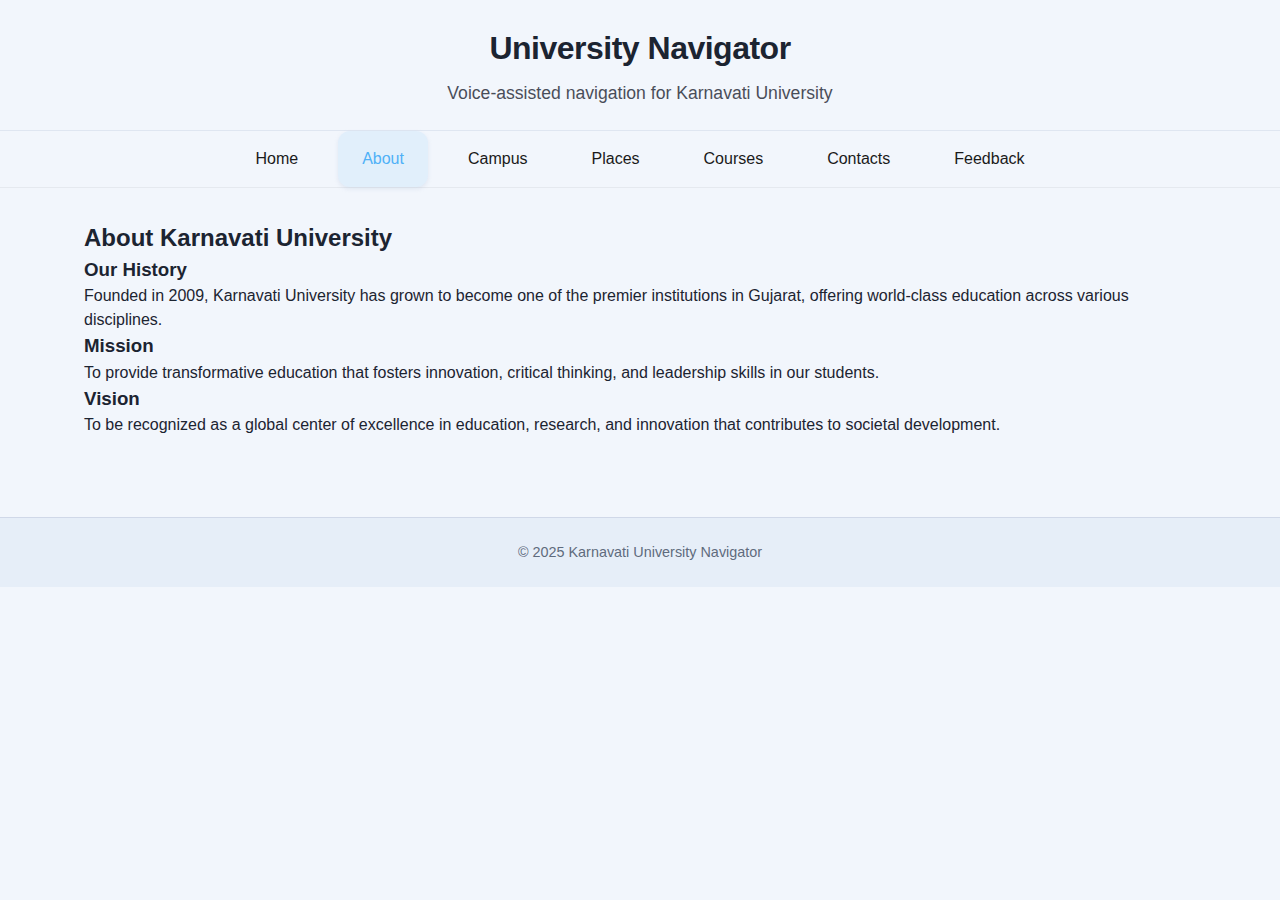
<file: about.html>
<!DOCTYPE html>
<html lang="en">
<head>
    <meta charset="UTF-8">
    <meta name="viewport" content="width=device-width, initial-scale=1.0">
    <title>About - University Navigator</title>
    <link rel="stylesheet" href="style.css">
</head>
<body>
    <header class="site-header">
        <div class="container">
            <h1 class="site-title">University Navigator</h1>
            <p class="site-subtitle">Voice-assisted navigation for Karnavati University</p>
        </div>
    </header>

    <nav class="main-nav">
        <div class="container">
            <div class="hamburger" aria-label="Toggle navigation menu" role="button" tabindex="0">
                <div></div>
                <div></div>
                <div></div>
            </div>
            <ul class="nav-list">
                <li class="nav-item"><a href="index.html" class="nav-link">Home</a></li>
                <li class="nav-item"><a href="about.html" class="nav-link active">About</a></li>
                <li class="nav-item"><a href="campus.html" class="nav-link">Campus</a></li>
                <li class="nav-item"><a href="places.html" class="nav-link">Places</a></li>
                <li class="nav-item"><a href="courses.html" class="nav-link">Courses</a></li>
                <li class="nav-item"><a href="contacts.html" class="nav-link">Contacts</a></li>
                <li class="nav-item"><a href="feedback.html" class="nav-link">Feedback</a></li>
            </ul>
        </div>
    </nav>

    <main class="main-content">
        <div class="container">
        <section>
            <h2>About Karnavati University</h2>
            <article>
                <h3>Our History</h3>
                <p>Founded in 2009, Karnavati University has grown to become one of the premier institutions in Gujarat, offering world-class education across various disciplines.</p>
            </article>
            
            <article>
                <h3>Mission</h3>
                <p>To provide transformative education that fosters innovation, critical thinking, and leadership skills in our students.</p>
            </article>
            
            <article>
                <h3>Vision</h3>
                <p>To be recognized as a global center of excellence in education, research, and innovation that contributes to societal development.</p>
            </article>
        </section>
    </main>

    <footer class="site-footer">
        <div class="container">
            <p class="copyright">&copy; 2025 Karnavati University Navigator</p>
        </div>
    </footer>

    <script src="voice.js"></script>
    <script src="main.js"></script>
</body>
</html>
</file>
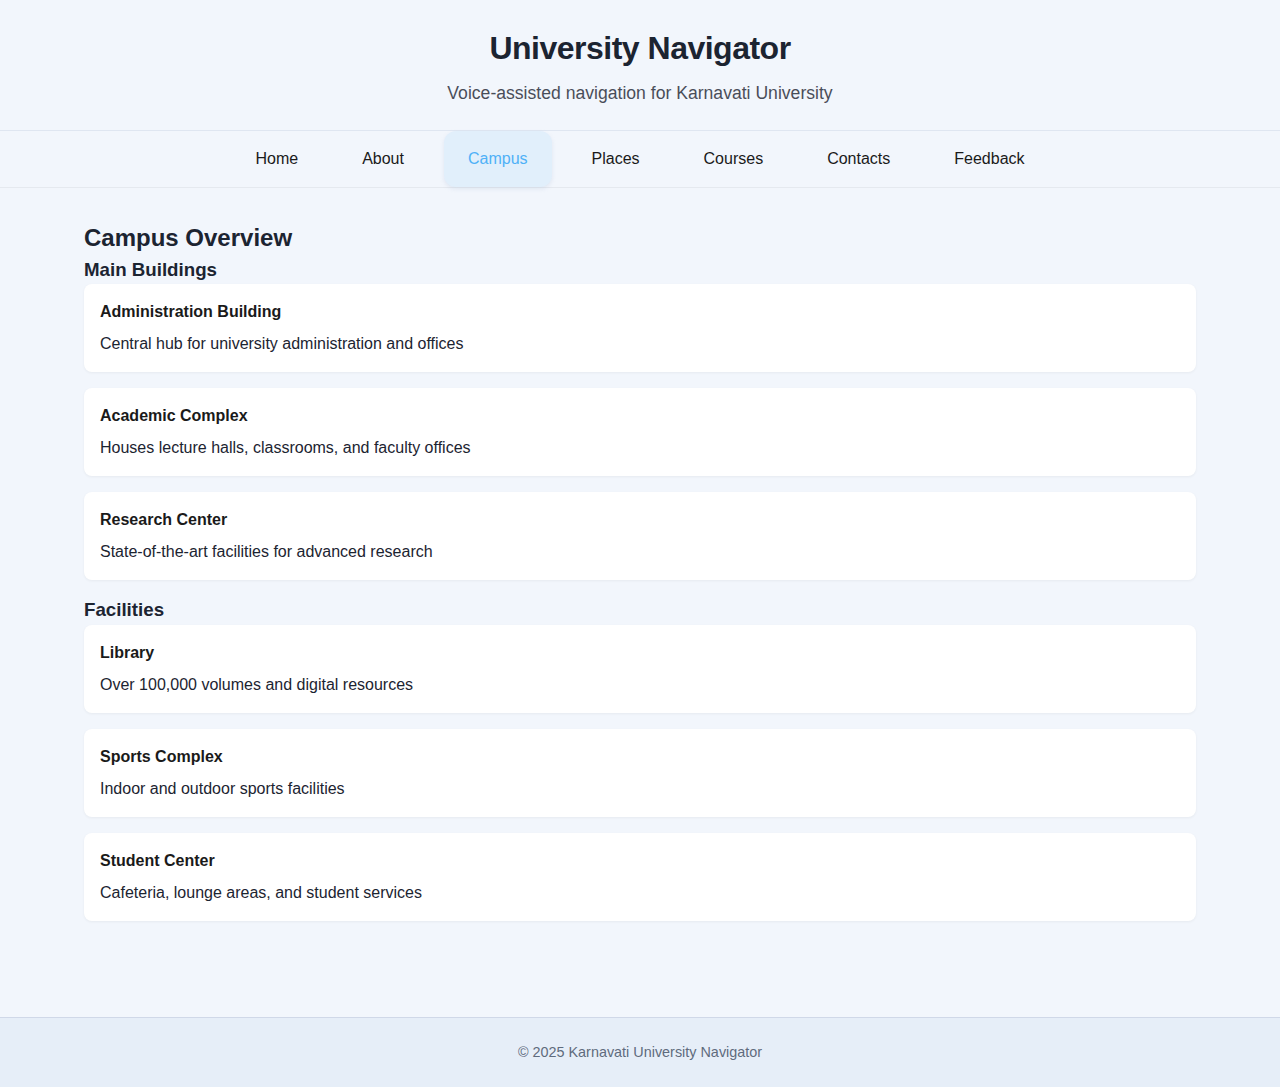
<file: campus.html>
<!DOCTYPE html>
<html lang="en">
<head>
    <meta charset="UTF-8">
    <meta name="viewport" content="width=device-width, initial-scale=1.0">
    <title>Campus - University Navigator</title>
    <link rel="stylesheet" href="style.css">
</head>
<body>
    <header class="site-header">
        <div class="container">
            <h1 class="site-title">University Navigator</h1>
            <p class="site-subtitle">Voice-assisted navigation for Karnavati University</p>
        </div>
    </header>

    <nav class="main-nav">
        <div class="container">
            <div class="hamburger" aria-label="Toggle navigation menu" role="button" tabindex="0">
                <div></div>
                <div></div>
                <div></div>
            </div>
            <ul class="nav-list">
                <li class="nav-item"><a href="index.html" class="nav-link">Home</a></li>
                <li class="nav-item"><a href="about.html" class="nav-link">About</a></li>
                <li class="nav-item"><a href="campus.html" class="nav-link active">Campus</a></li>
                <li class="nav-item"><a href="places.html" class="nav-link">Places</a></li>
                <li class="nav-item"><a href="courses.html" class="nav-link">Courses</a></li>
                <li class="nav-item"><a href="contacts.html" class="nav-link">Contacts</a></li>
                <li class="nav-item"><a href="feedback.html" class="nav-link">Feedback</a></li>
            </ul>
        </div>
    </nav>

    <main class="main-content">
        <div class="container">
        <section>
            <h2>Campus Overview</h2>
            <article>
                <h3>Main Buildings</h3>
                <ul class="facility-list">
                    <li>
                        <h4>Administration Building</h4>
                        <p>Central hub for university administration and offices</p>
                    </li>
                    <li>
                        <h4>Academic Complex</h4>
                        <p>Houses lecture halls, classrooms, and faculty offices</p>
                    </li>
                    <li>
                        <h4>Research Center</h4>
                        <p>State-of-the-art facilities for advanced research</p>
                    </li>
                </ul>
            </article>
            
            <article>
                <h3>Facilities</h3>
                <ul class="facility-list">
                    <li>
                        <h4>Library</h4>
                        <p>Over 100,000 volumes and digital resources</p>
                    </li>
                    <li>
                        <h4>Sports Complex</h4>
                        <p>Indoor and outdoor sports facilities</p>
                    </li>
                    <li>
                        <h4>Student Center</h4>
                        <p>Cafeteria, lounge areas, and student services</p>
                    </li>
                </ul>
            </article>
        </section>
    </main>

    <footer class="site-footer">
        <div class="container">
            <p class="copyright">&copy; 2025 Karnavati University Navigator</p>
        </div>
    </footer>

    <script src="voice.js"></script>
    <script src="main.js"></script>
</body>
</html>
</file>
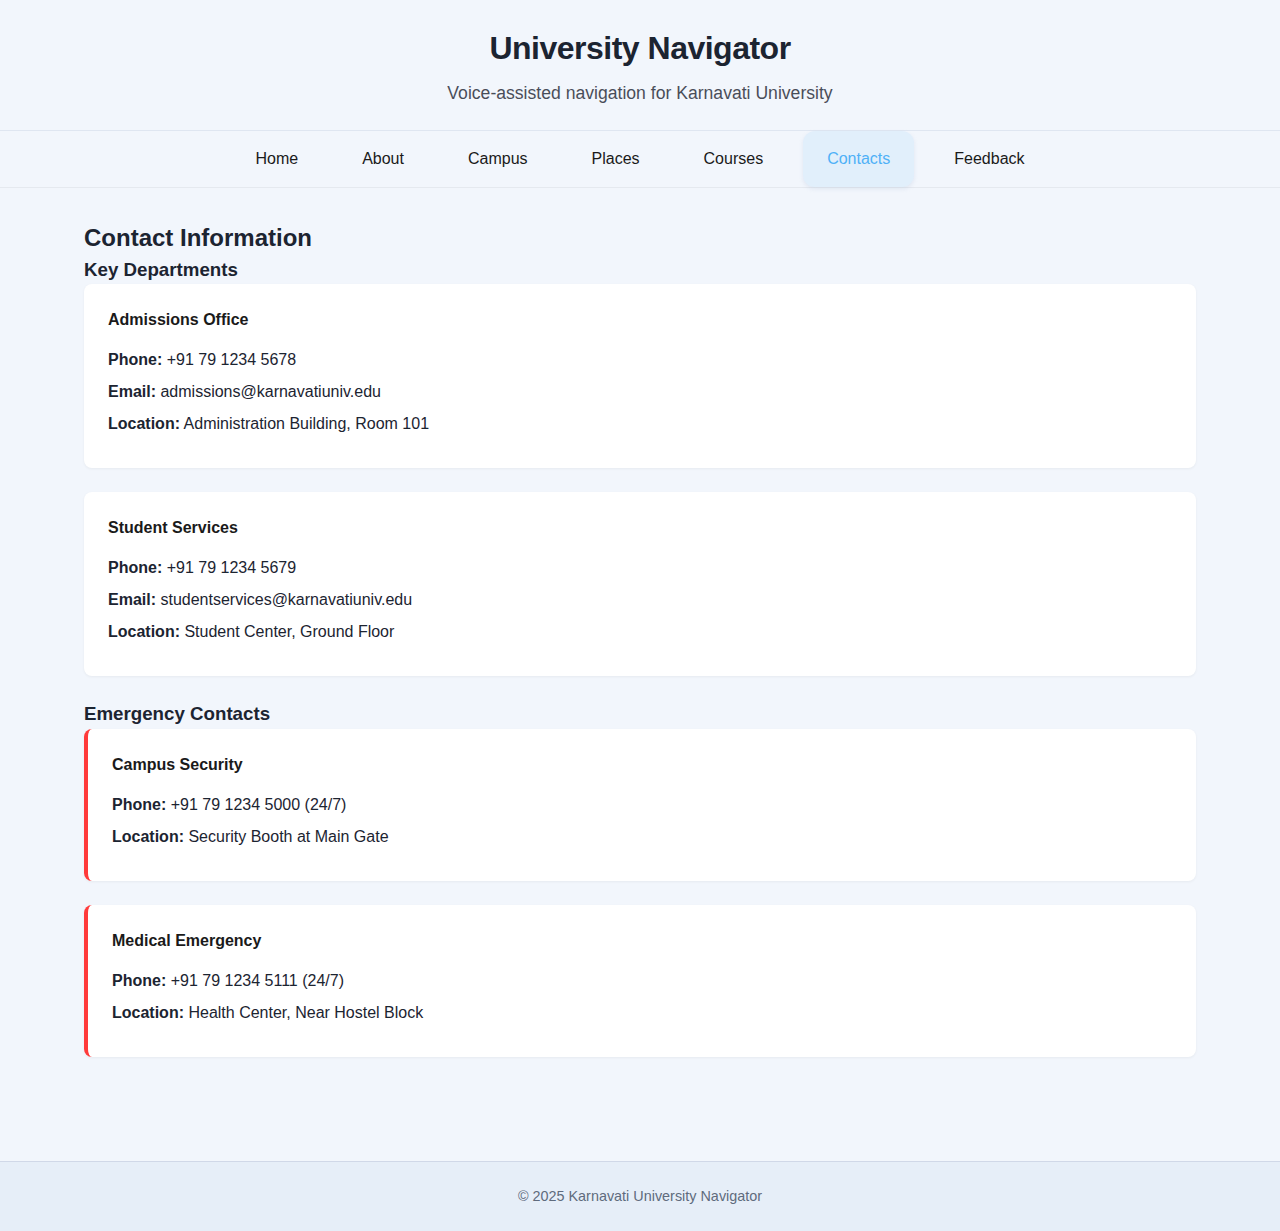
<file: contacts.html>
<!DOCTYPE html>
<html lang="en">
<head>
    <meta charset="UTF-8">
    <meta name="viewport" content="width=device-width, initial-scale=1.0">
    <title>Contacts - University Navigator</title>
    <link rel="stylesheet" href="style.css">
</head>
<body>
    <header class="site-header">
        <div class="container">
            <h1 class="site-title">University Navigator</h1>
            <p class="site-subtitle">Voice-assisted navigation for Karnavati University</p>
        </div>
    </header>

    <nav class="main-nav">
        <div class="container">
            <div class="hamburger" aria-label="Toggle navigation menu" role="button" tabindex="0">
                <div></div>
                <div></div>
                <div></div>
            </div>
            <ul class="nav-list">
                <li class="nav-item"><a href="index.html" class="nav-link">Home</a></li>
                <li class="nav-item"><a href="about.html" class="nav-link">About</a></li>
                <li class="nav-item"><a href="campus.html" class="nav-link">Campus</a></li>
                <li class="nav-item"><a href="places.html" class="nav-link">Places</a></li>
                <li class="nav-item"><a href="courses.html" class="nav-link">Courses</a></li>
                <li class="nav-item"><a href="contacts.html" class="nav-link active">Contacts</a></li>
                <li class="nav-item"><a href="feedback.html" class="nav-link">Feedback</a></li>
            </ul>
        </div>
    </nav>

    <main class="main-content">
        <div class="container">
        <section>
            <h2>Contact Information</h2>
            <article>
                <h3>Key Departments</h3>
                <div class="contact-grid">
                    <div class="contact-card">
                        <h4>Admissions Office</h4>
                        <p><strong>Phone:</strong> +91 79 1234 5678</p>
                        <p><strong>Email:</strong> admissions@karnavatiuniv.edu</p>
                        <p><strong>Location:</strong> Administration Building, Room 101</p>
                    </div>
                    
                    <div class="contact-card">
                        <h4>Student Services</h4>
                        <p><strong>Phone:</strong> +91 79 1234 5679</p>
                        <p><strong>Email:</strong> studentservices@karnavatiuniv.edu</p>
                        <p><strong>Location:</strong> Student Center, Ground Floor</p>
                    </div>
                </div>
            </article>
            
            <article>
                <h3>Emergency Contacts</h3>
                <div class="contact-grid">
                    <div class="contact-card emergency">
                        <h4>Campus Security</h4>
                        <p><strong>Phone:</strong> +91 79 1234 5000 (24/7)</p>
                        <p><strong>Location:</strong> Security Booth at Main Gate</p>
                    </div>
                    
                    <div class="contact-card emergency">
                        <h4>Medical Emergency</h4>
                        <p><strong>Phone:</strong> +91 79 1234 5111 (24/7)</p>
                        <p><strong>Location:</strong> Health Center, Near Hostel Block</p>
                    </div>
                </div>
            </article>
        </section>
    </main>

    <footer class="site-footer">
        <div class="container">
            <p class="copyright">&copy; 2025 Karnavati University Navigator</p>
        </div>
    </footer>

    <script src="voice.js"></script>
    <script src="main.js"></script>
</body>
</html>
</file>
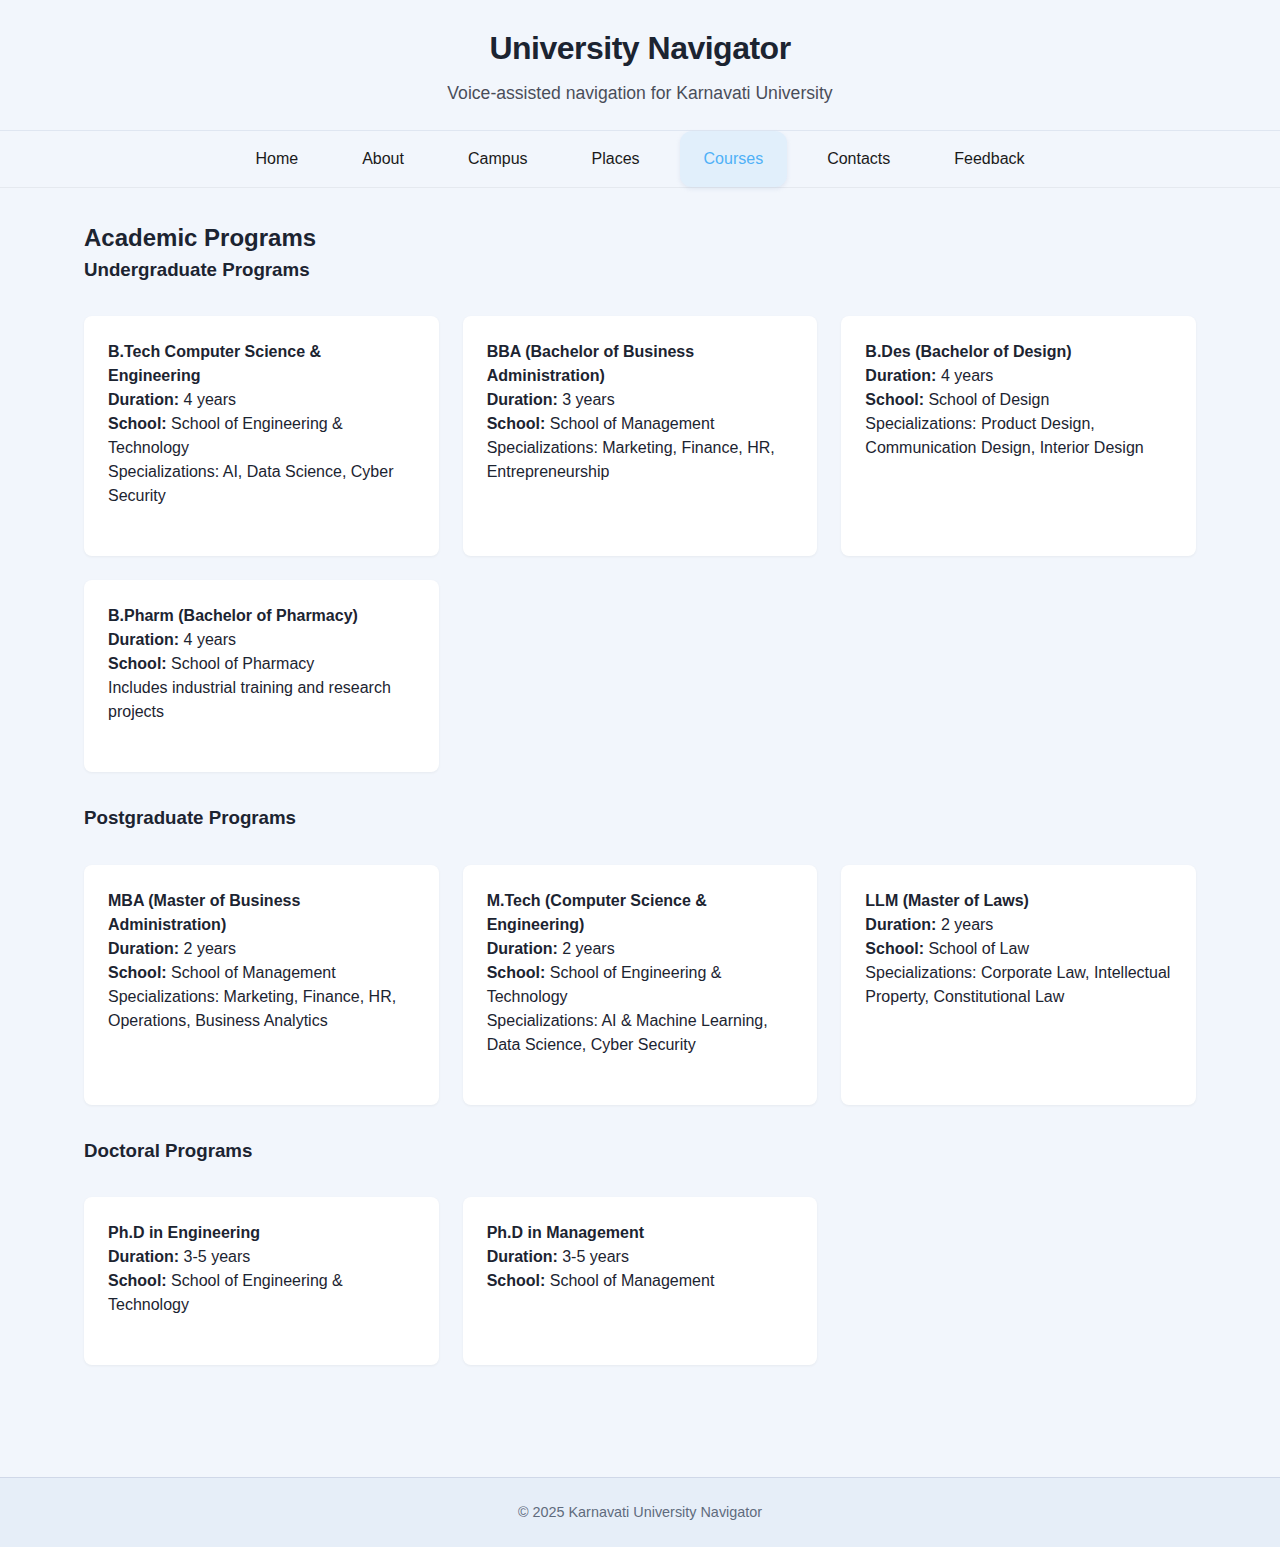
<file: courses.html>
<!DOCTYPE html>
<html lang="en">
<head>
    <meta charset="UTF-8">
    <meta name="viewport" content="width=device-width, initial-scale=1.0">
    <title>Courses - University Navigator</title>
    <link rel="stylesheet" href="style.css">
</head>
<body>
    <header class="site-header">
        <div class="container">
            <h1 class="site-title">University Navigator</h1>
            <p class="site-subtitle">Voice-assisted navigation for Karnavati University</p>
        </div>
    </header>

    <nav class="main-nav">
        <div class="container">
            <ul class="nav-list">
                <li class="nav-item"><a href="index.html" class="nav-link">Home</a></li>
                <li class="nav-item"><a href="about.html" class="nav-link">About</a></li>
                <li class="nav-item"><a href="campus.html" class="nav-link">Campus</a></li>
                <li class="nav-item"><a href="places.html" class="nav-link">Places</a></li>
                <li class="nav-item"><a href="courses.html" class="nav-link active">Courses</a></li>
                <li class="nav-item"><a href="contacts.html" class="nav-link">Contacts</a></li>
                <li class="nav-item"><a href="feedback.html" class="nav-link">Feedback</a></li>
            </ul>
        </div>
    </nav>

    <main class="main-content">
        <div class="container">
        <section>
            <h2>Academic Programs</h2>
            <article>
                <h3>Undergraduate Programs</h3>
                <div class="courses-grid">
                    <div class="course-card">
                    <h4>B.Tech Computer Science & Engineering</h4>
                    <p><strong>Duration:</strong> 4 years</p>
                    <p><strong>School:</strong> School of Engineering & Technology</p>
                    <p>Specializations: AI, Data Science, Cyber Security</p>
                </div>
                
                <div class="course-card">
                    <h4>BBA (Bachelor of Business Administration)</h4>
                    <p><strong>Duration:</strong> 3 years</p>
                    <p><strong>School:</strong> School of Management</p>
                    <p>Specializations: Marketing, Finance, HR, Entrepreneurship</p>
                </div>

                <div class="course-card">
                    <h4>B.Des (Bachelor of Design)</h4>
                    <p><strong>Duration:</strong> 4 years</p>
                    <p><strong>School:</strong> School of Design</p>
                    <p>Specializations: Product Design, Communication Design, Interior Design</p>
                </div>

                <div class="course-card">
                    <h4>B.Pharm (Bachelor of Pharmacy)</h4>
                    <p><strong>Duration:</strong> 4 years</p>
                    <p><strong>School:</strong> School of Pharmacy</p>
                    <p>Includes industrial training and research projects</p>
                    </div>
                </div>
            </article>
            
            <article>
                <h3>Postgraduate Programs</h3>
                <div class="courses-grid">
                    <div class="course-card">
                    <h4>MBA (Master of Business Administration)</h4>
                    <p><strong>Duration:</strong> 2 years</p>
                    <p><strong>School:</strong> School of Management</p>
                    <p>Specializations: Marketing, Finance, HR, Operations, Business Analytics</p>
                </div>
                
                <div class="course-card">
                    <h4>M.Tech (Computer Science & Engineering)</h4>
                    <p><strong>Duration:</strong> 2 years</p>
                    <p><strong>School:</strong> School of Engineering & Technology</p>
                    <p>Specializations: AI & Machine Learning, Data Science, Cyber Security</p>
                </div>

                <div class="course-card">
                    <h4>LLM (Master of Laws)</h4>
                    <p><strong>Duration:</strong> 2 years</p>
                    <p><strong>School:</strong> School of Law</p>
                    <p>Specializations: Corporate Law, Intellectual Property, Constitutional Law</p>
                    </div>
                </div>
            </article>

            <article>
                <h3>Doctoral Programs</h3>
                <div class="courses-grid">
                    <div class="course-card">
                    <h4>Ph.D in Engineering</h4>
                    <p><strong>Duration:</strong> 3-5 years</p>
                    <p><strong>School:</strong> School of Engineering & Technology</p>
                </div>
                
                <div class="course-card">
                    <h4>Ph.D in Management</h4>
                    <p><strong>Duration:</strong> 3-5 years</p>
                    <p><strong>School:</strong> School of Management</p>
                </div>
            </article>
        </section>
    </main>

    <footer class="site-footer">
        <div class="container">
            <p class="copyright">&copy; 2025 Karnavati University Navigator</p>
        </div>
    </footer>

    <script src="voice.js"></script>
    <script src="main.js"></script>
</body>
</html>
</file>
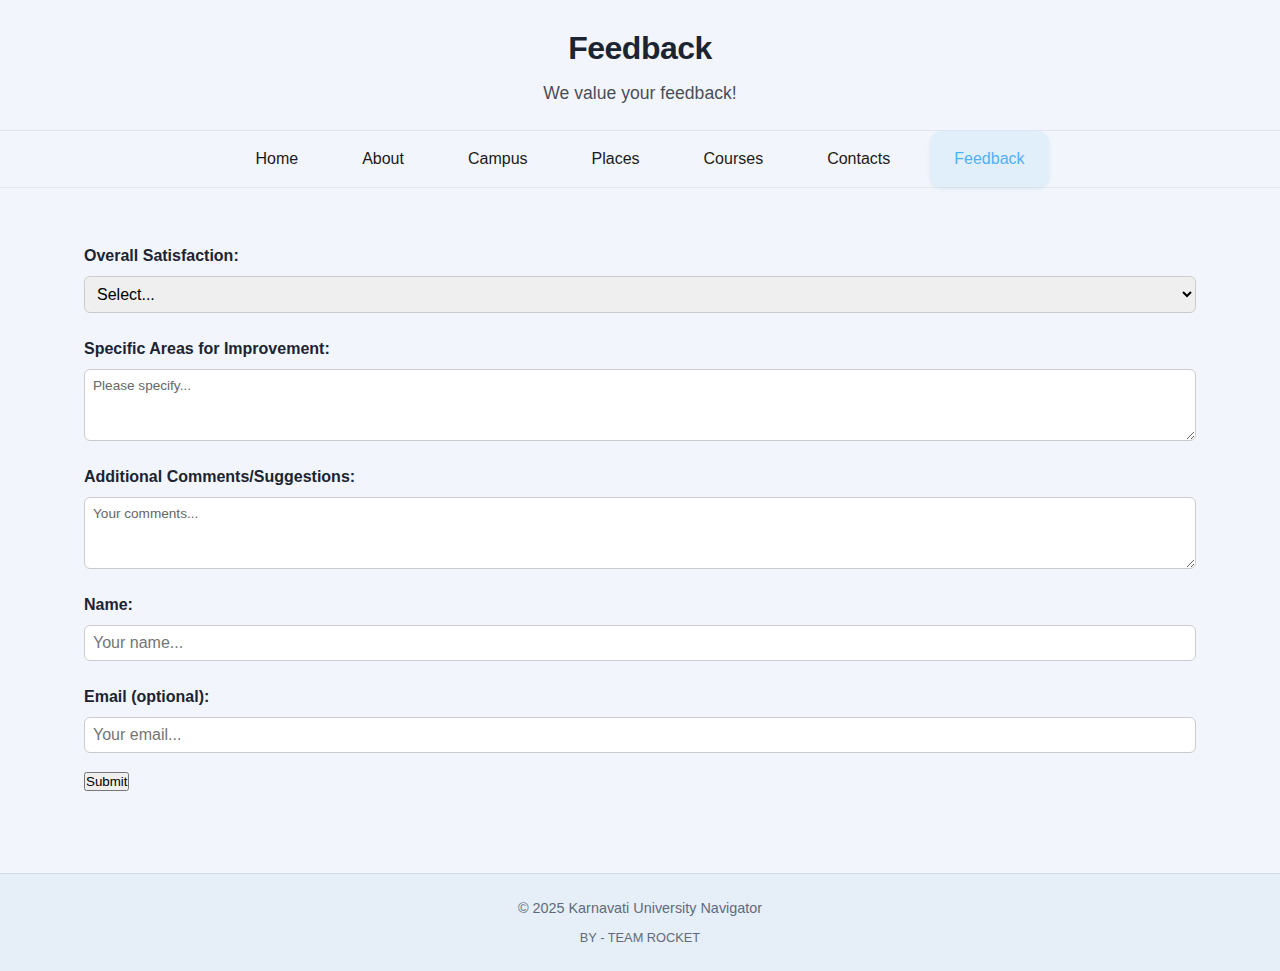
<file: feedback.html>
<!DOCTYPE html>
<html lang="en">
<head>
    <meta charset="UTF-8">
    <meta name="viewport" content="width=device-width, initial-scale=1.0">
    <title>Feedback - University Navigator</title>
    <link rel="stylesheet" href="style.css">
</head>
<body>
    <header class="site-header">
        <div class="container">
            <h1 class="site-title">Feedback</h1>
            <p class="site-subtitle">We value your feedback!</p>
        </div>
    </header>

    <nav class="main-nav">
        <div class="container">
            <div class="hamburger" aria-label="Toggle navigation menu" role="button" tabindex="0">
                <div></div>
                <div></div>
                <div></div>
            </div>
            <ul class="nav-list">
                <li class="nav-item"><a href="index.html" class="nav-link">Home</a></li>
                <li class="nav-item"><a href="about.html" class="nav-link">About</a></li>
                <li class="nav-item"><a href="campus.html" class="nav-link">Campus</a></li>
                <li class="nav-item"><a href="places.html" class="nav-link">Places</a></li>
                <li class="nav-item"><a href="courses.html" class="nav-link">Courses</a></li>
                <li class="nav-item"><a href="contacts.html" class="nav-link">Contacts</a></li>
                <li class="nav-item"><a href="feedback.html" class="nav-link active">Feedback</a></li>
            </ul>
        </div>
    </nav>

    <main class="main-content">
        <div class="container">
            <form id="feedbackForm" class="feedback-form">
                <label for="satisfaction">Overall Satisfaction:</label>
                <select id="satisfaction" name="satisfaction" required>
                    <option value="">Select...</option>
                    <option value="very_satisfied">Very Satisfied</option>
                    <option value="satisfied">Satisfied</option>
                    <option value="neutral">Neutral</option>
                    <option value="dissatisfied">Dissatisfied</option>
                    <option value="very_dissatisfied">Very Dissatisfied</option>
                </select>

                <label for="improvement">Specific Areas for Improvement:</label>
                <textarea id="improvement" name="improvement" rows="3" placeholder="Please specify..." class="small-placeholder"></textarea>

                <label for="comments">Additional Comments/Suggestions:</label>
                <textarea id="comments" name="comments" rows="3" placeholder="Your comments..." class="small-placeholder"></textarea>

                <label for="name">Name:</label>
                <input type="text" id="name" name="name" placeholder="Your name...">

                <label for="email">Email (optional):</label>
                <input type="email" id="email" name="email" placeholder="Your email...">

                <input type="hidden" id="feedbackDate" name="feedbackDate" value="">
                <button type="submit" class="submit-button">Submit</button>
            </form>
        </div>
    </main>

    <footer class="site-footer">
        <div class="container">
            <p class="copyright">&copy; 2025 Karnavati University Navigator</p>
            <p class="team-credit">BY - TEAM ROCKET</p>
        </div>
    </footer>

    <script>
        document.getElementById('feedbackForm').addEventListener('submit', function(event) {
            event.preventDefault();
            document.getElementById('feedbackDate').value = new Date().toISOString().split('T')[0];
            alert('Feedback submitted! Thank you for your input.');
            this.reset();
        });
    </script>
    <script src="main.js"></script>
    <script src="voice.js"></script>
</body>
</html>
</file>
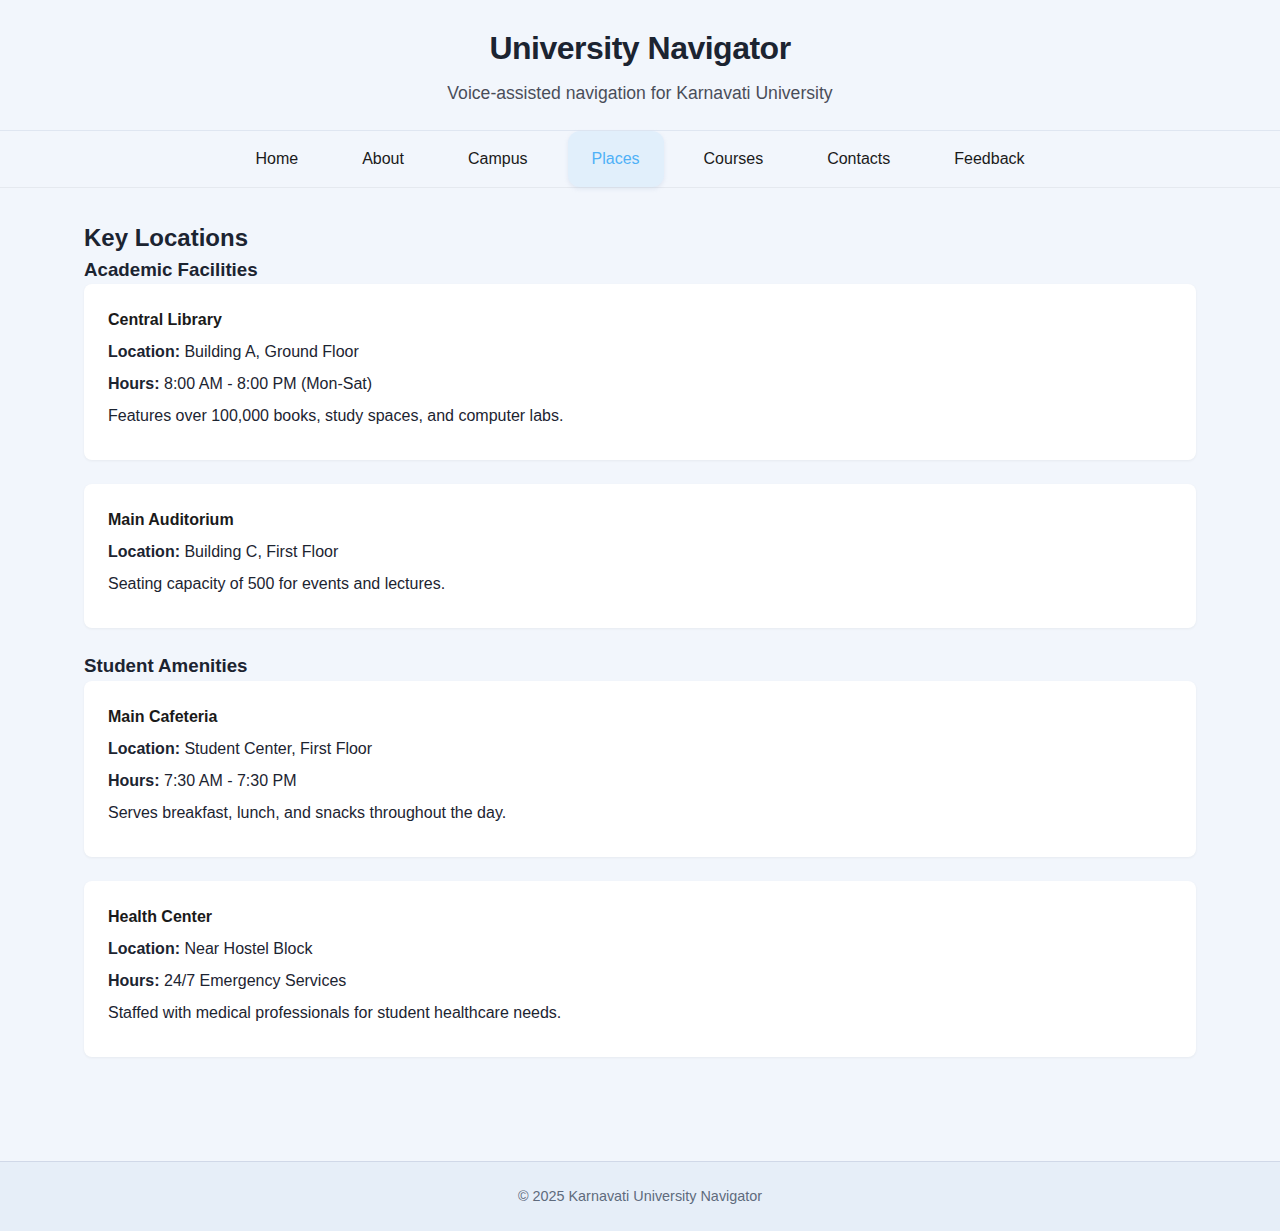
<file: places.html>
<!DOCTYPE html>
    <html lang="en">
    <head>
        <meta charset="UTF-8">
        <meta name="viewport" content="width=device-width, initial-scale=1.0">
        <title>Places of Interest - University Navigator</title>
        <link rel="stylesheet" href="style.css">
    </head>
    <body>
        <header class="site-header">
            <div class="container">
                <h1 class="site-title">University Navigator</h1>
                <p class="site-subtitle">Voice-assisted navigation for Karnavati University</p>
            </div>
        </header>

        <nav class="main-nav">
            <div class="container">
                <div class="hamburger" aria-label="Toggle navigation menu" role="button" tabindex="0">
                    <div></div>
                    <div></div>
                    <div></div>
                </div>
                <ul class="nav-list">
                    <li class="nav-item"><a href="index.html" class="nav-link">Home</a></li>
                    <li class="nav-item"><a href="about.html" class="nav-link">About</a></li>
                    <li class="nav-item"><a href="campus.html" class="nav-link">Campus</a></li>
                    <li class="nav-item"><a href="places.html" class="nav-link active">Places</a></li>
                    <li class="nav-item"><a href="courses.html" class="nav-link">Courses</a></li>
                    <li class="nav-item"><a href="contacts.html" class="nav-link">Contacts</a></li>
                    <li class="nav-item"><a href="feedback.html" class="nav-link">Feedback</a></li>
                </ul>
            </div>
        </nav>

        <main class="main-content">
            <div class="container">
            <section>
                <h2>Key Locations</h2>
                <article>
                    <h3>Academic Facilities</h3>
                    <div class="place-card">
                        <h4>Central Library</h4>
                        <p><strong>Location:</strong> Building A, Ground Floor</p>
                        <p><strong>Hours:</strong> 8:00 AM - 8:00 PM (Mon-Sat)</p>
                        <p>Features over 100,000 books, study spaces, and computer labs.</p>
                    </div>
                    
                    <div class="place-card">
                        <h4>Main Auditorium</h4>
                        <p><strong>Location:</strong> Building C, First Floor</p>
                        <p>Seating capacity of 500 for events and lectures.</p>
                    </div>
                </article>
                
                <article>
                    <h3>Student Amenities</h3>
                    <div class="place-card">
                        <h4>Main Cafeteria</h4>
                        <p><strong>Location:</strong> Student Center, First Floor</p>
                        <p><strong>Hours:</strong> 7:30 AM - 7:30 PM</p>
                        <p>Serves breakfast, lunch, and snacks throughout the day.</p>
                    </div>
                    
                    <div class="place-card">
                        <h4>Health Center</h4>
                        <p><strong>Location:</strong> Near Hostel Block</p>
                        <p><strong>Hours:</strong> 24/7 Emergency Services</p>
                        <p>Staffed with medical professionals for student healthcare needs.</p>
                    </div>
                </article>
            </section>
        </main>

        <footer class="site-footer">
            <div class="container">
                <p class="copyright">&copy; 2025 Karnavati University Navigator</p>
            </div>
        </footer>

        <script src="voice.js"></script>
        <script src="main.js"></script>
    </body>
    </html>
</file>
<file: style.css>
:root {
        --primary-color: #1a1a1a;
        --secondary-color: #4b4b4b;
        --accent-color: #10a37f;
        --text-color: #1a1a1a;
        --light-gray: #f9f9f9;
        --white: #ffffff;
        --shadow: 0 1px 3px rgba(0, 0, 0, 0.05);
        --border-radius: 12px;
        --transition: all 0.2s ease-in-out;
    }

    @import url('https://fonts.googleapis.com/css2?family=Inter:wght@400;500;600&display=swap');

    * {
        margin: 0;
        padding: 0;
        box-sizing: border-box;
        font-family: 'Inter', -apple-system, BlinkMacSystemFont, sans-serif;
    }

    body {
        line-height: 1.5;
        color: #1C2431;
        background-color: #F2F6FC;
        font-weight: 400;
        -webkit-font-smoothing: antialiased;
    }

    .container {
        width: 90%;
        max-width: 1200px;
        margin: 0 auto;
        padding: 0 20px;
    }

    .site-header {
        background: #F2F6FC;
        color: #1C2431;
        padding: 1.5rem 0;
        text-align: center;
        border-bottom: 1px solid rgba(150, 170, 200, 0.2);
    }

    .site-title {
        font-size: 2rem;
        margin-bottom: 0.5rem;
        font-weight: 600;
        letter-spacing: -0.5px;
    }

    .site-subtitle {
        font-size: 1.1rem;
        opacity: 0.8;
        font-weight: 400;
    }

    .main-nav {
        background-color: #F2F6FC;
        border-bottom: 1px solid rgba(0,0,0,0.05);
        position: sticky;
        top: 0;
        z-index: 100;
    }

    .nav-list {
        display: flex;
        list-style: none;
        justify-content: center;
        padding: 0;
        margin: 0;
    }

    .nav-item {
        margin: 0 0.5rem;
    }

    .nav-link {
        display: block;
        padding: 1rem 1.5rem;
        color: var(--text-color);
        text-decoration: none;
        font-weight: 500;
        border-radius: var(--border-radius);
        transition: var(--transition);
    }

    .nav-link:hover, 
    .nav-link.active {
        color: #4FB1F7;
        background: rgba(79, 177, 247, 0.1);
        box-shadow: 0 2px 4px rgba(150, 170, 200, 0.2);
    }

    main {
        padding: 2rem 0;
    }

    .hero-section {
        text-align: center;
        margin: 3rem 0;
        padding: 2rem;
        background: var(--light-gray);
        border-radius: var(--border-radius);
        background-image: url('../images/campus-bg.jpg');
        background-size: cover;
        background-position: center;
        background-repeat: no-repeat;
        position: relative;
    }

    .hero-title {
        font-size: 2rem;
        margin-bottom: 1rem;
        color: var(--primary-color);
        font-weight: 600;
    }

    .hero-description {
        font-size: 1.1rem;
        color: var(--secondary-color);
        max-width: 600px;
        margin: 0 auto 2rem;
    }

    .voice-assistant-card {
        background-color: #E6EEF8;
        border-radius: 12px;
        padding: 2rem;
        margin: 2rem auto;
        max-width: 600px;
        box-shadow: var(--shadow);
        border: 1px solid rgba(0,0,0,0.05);
    }

    .mic-button {
        background-color: #4FB1F7;
        border: none;
        border-radius: 50%;
        width: 80px;
        height: 80px;
        display: flex;
        align-items: center;
        justify-content: center;
        margin: 0 auto 1rem;
        cursor: pointer;
        transition: transform 0.2s, background-color 0.2s;
    }

    .mic-button.listening {
        background-color: #F7CB4F;
        box-shadow: 0 0 10px rgba(247, 203, 79, 0.5);
    }

    .mic-button:hover {
        transform: scale(1.05);
        background-color: #0d8a6d;
    }

    .mic-button svg {
        fill: var(--white);
        width: 40px;
        height: 40px;
    }

    .voice-prompt {
        font-size: 1.1rem;
        margin: 1.5rem 0;
        color: var(--secondary-color);
    }

    .suggestion-box {
        background: rgba(16, 163, 127, 0.05);
        padding: 1.2rem;
        border-radius: var(--border-radius);
        margin: 1.5rem 0;
        border-left: 4px solid var(--accent-color);
    }

    .suggestion-title {
        font-weight: 500;
        margin-bottom: 0.5rem;
        color: var(--primary-color);
    }

    .suggestion-list {
        list-style-position: inside;
        padding-left: 0;
    }

    .suggestion-list li {
        margin-bottom: 0.5rem;
        color: var(--secondary-color);
    }

    .voice-result-box {
        min-height: 50px;
        padding: 1rem;
        background-color: var(--light-gray);
        border-radius: var(--border-radius);
        margin-top: 1rem;
        font-family: monospace;
    }

    .place-card,
    .course-card {
        background-color: var(--white);
        border-radius: 8px;
        padding: 1.5rem;
        margin-bottom: 1.5rem;
        box-shadow: var(--shadow);
    }

    .courses-grid {
        display: grid;
        grid-template-columns: repeat(auto-fill, minmax(300px, 1fr));
        gap: 1.5rem;
        margin: 2rem 0;
    }

    .course-card {
        transition: var(--transition);
        height: 100%;
    }

    .course-card:hover {
        transform: translateY(-5px);
        box-shadow: 0 4px 8px rgba(0,0,0,0.1);
    }

    .place-card h4 {
        color: var(--primary-color);
        margin-bottom: 0.5rem;
    }

    .place-card p {
        margin-bottom: 0.5rem;
    }

    .contact-card {
        background-color: var(--white);
        border-radius: 8px;
        padding: 1.5rem;
        margin-bottom: 1.5rem;
        box-shadow: var(--shadow);
    }

    .contact-card h4 {
        color: var(--primary-color);
        margin-bottom: 1rem;
    }

    .contact-card.emergency {
        border-left: 4px solid #ff3a3a;
    }

    .contact-card p {
        margin-bottom: 0.5rem;
    }

    .facility-list {
        list-style: none;
    }

    .facility-list li {
        background-color: var(--white);
        border-radius: 8px;
        padding: 1rem;
        margin-bottom: 1rem;
        box-shadow: var(--shadow);
    }

    .facility-list h4 {
        color: var(--primary-color);
        margin-bottom: 0.5rem;
    }

    .site-footer {
        background-color: #E6EEF8;
        padding: 1.5rem 0;
        text-align: center;
        margin-top: 3rem;
        border-top: 1px solid #D0D8E8;
    }

    .site-footer .copyright {
        color: #5F6B7D;
    }

    .site-footer .team-credit {
        color: #5F6B7D;
        font-size: 0.8rem;
        margin-top: 0.5rem;
    }

    .copyright {
        color: var(--secondary-color);
        font-size: 0.9rem;
    }

    @media (max-width: 768px) {
        .nav-list {
            flex-direction: column;
            align-items: center;
            display: none; /* Hide nav by default for hamburger menu */
            width: 100%;
            background-color: var(--light-gray);
            position: absolute;
            top: 60px;
            left: 0;
            padding: 1rem 0;
            box-shadow: 0 4px 6px rgba(0,0,0,0.1);
            border-radius: 0 0 var(--border-radius) var(--border-radius);
            z-index: 200;
        }

        .nav-list.active {
            display: flex;
            flex-direction: column;
            align-items: center;
        }

        .nav-item {
            margin: 0.5rem 0;
        }

        .hero-title {
            font-size: 1.5rem;
        }

        .voice-assistant-card {
            padding: 1.5rem;
        }

        /* Hamburger menu button */
        .hamburger {
            display: block;
            position: absolute;
            top: 15px;
            right: 20px;
            width: 30px;
            height: 25px;
            cursor: pointer;
            z-index: 300;
        }

        .hamburger div {
            background-color: var(--primary-color);
            height: 3px;
            margin: 5px 0;
            border-radius: 2px;
            transition: all 0.3s ease;
        }

        /* Center align main content */
        main, .container, .hero-section, .voice-assistant-card, .place-card, .course-card, .contact-card {
            text-align: center;
            margin-left: auto;
            margin-right: auto;
            padding-left: 10px;
            padding-right: 10px;
        }

        /* Reduce padding and margins */
        main {
            padding: 1rem 0;
        }

        .container {
            width: 95%;
            padding: 0 10px;
        }

        .hero-section {
            margin: 2rem 0;
            padding: 1rem;
        }

        .voice-assistant-card {
            margin: 1rem auto;
            padding: 1rem;
        }

        .place-card,
        .course-card,
        .contact-card {
            padding: 1rem;
            margin-bottom: 1rem;
        }

        /* Collapsible text container */
        .collapsible-text {
            max-height: 4.5em; /* approx 3 lines */
            overflow: hidden;
            position: relative;
            transition: max-height 0.3s ease;
        }

        .collapsible-text.expanded {
            max-height: 1000px; /* large enough to show full text */
        }

        /* Add fade effect at bottom of collapsed text */
        .collapsible-text::after {
            content: "";
            position: absolute;
            bottom: 0;
            left: 0;
            width: 100%;
            height: 1.5em;
            background: linear-gradient(to bottom, rgba(255,255,255,0), var(--light-gray));
            pointer-events: none;
        }

        .collapsible-text.expanded::after {
            display: none;
        }
    }

    /* Feedback form spacing and placeholder styles */
    .feedback-form label {
        display: block;
        margin-top: 1.5rem;
        margin-bottom: 0.5rem;
        font-weight: 600;
    }

    .feedback-form select,
    .feedback-form textarea,
    .feedback-form input[type="text"],
    .feedback-form input[type="email"] {
        display: block;
        width: 100%;
        padding: 0.5rem;
        font-size: 1rem;
        border-radius: 6px;
        border: 1px solid #ccc;
        box-sizing: border-box;
        margin-bottom: 1rem;
    }

    .feedback-form textarea.small-placeholder::placeholder {
        font-size: 0.85rem;
        color: #666;
    }

    .feedback-form textarea.small-placeholder {
        resize: vertical;
        min-height: 60px;
    }
</file>
